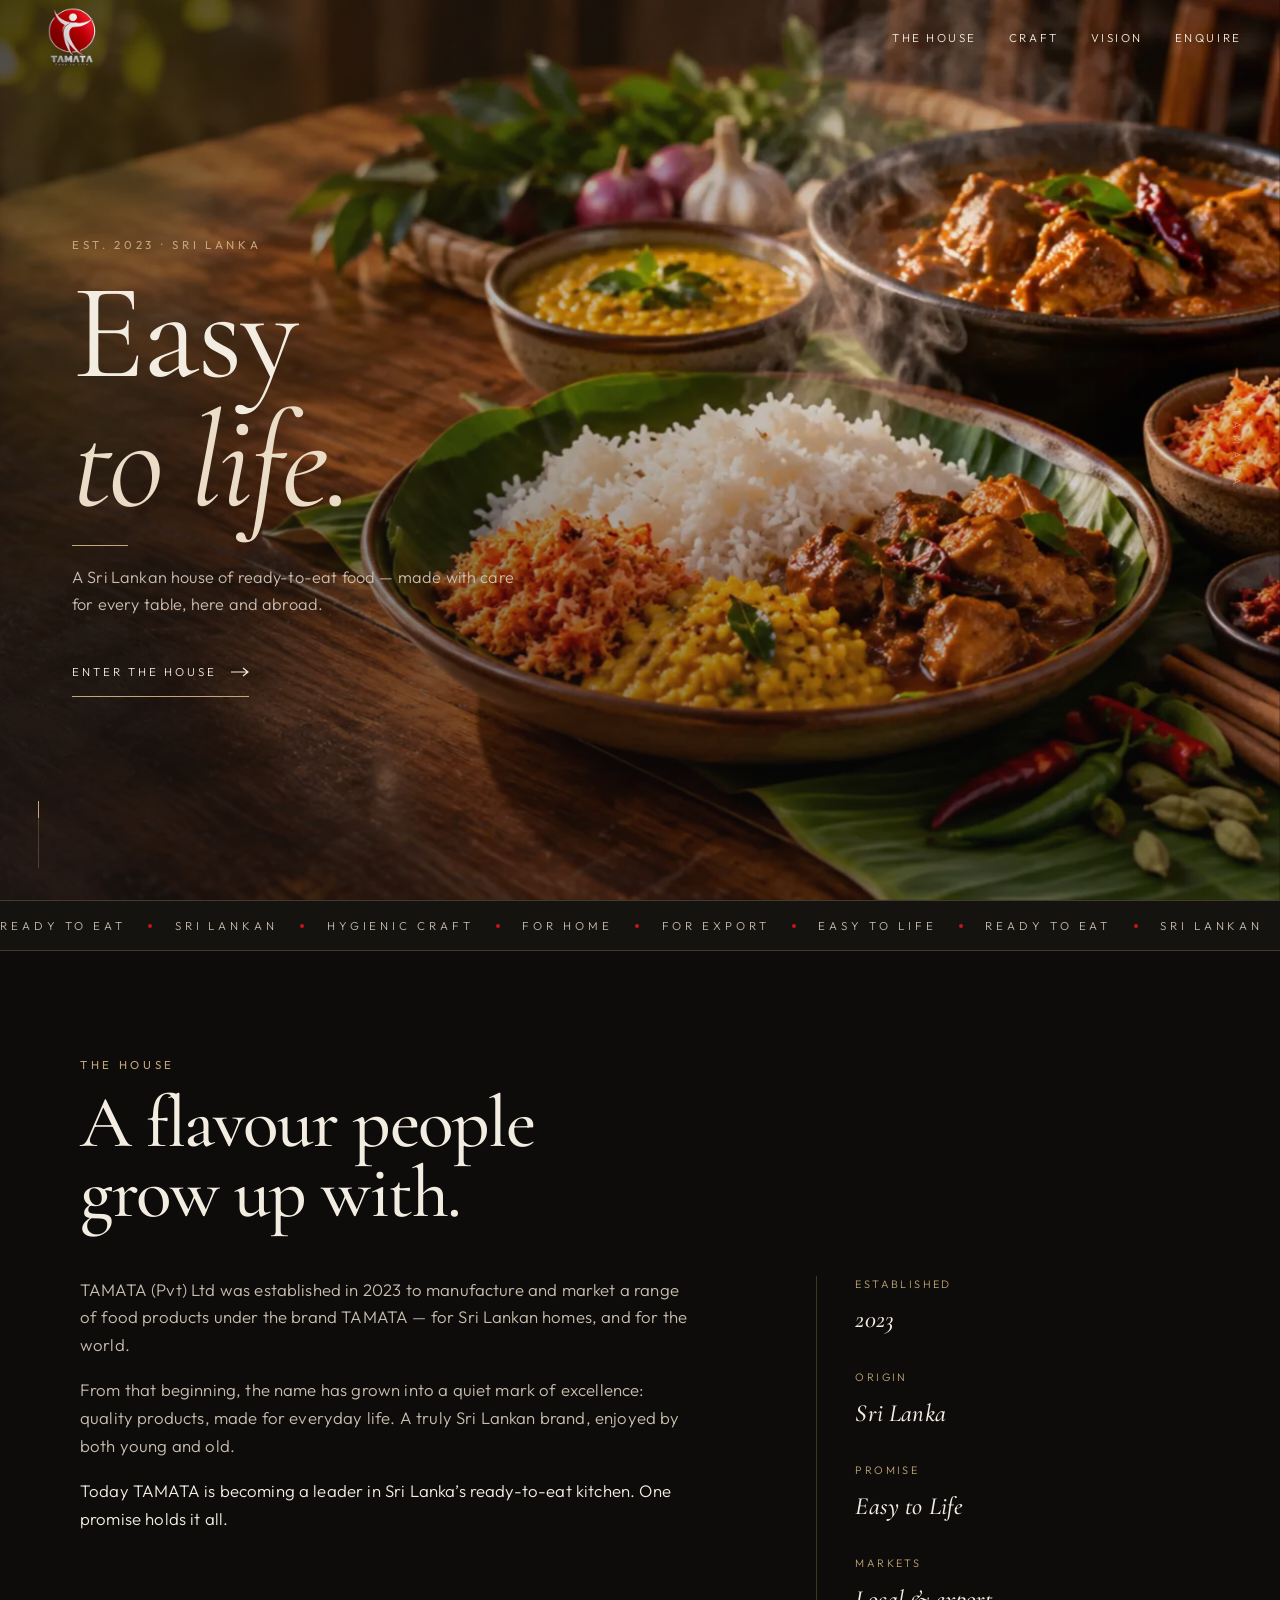
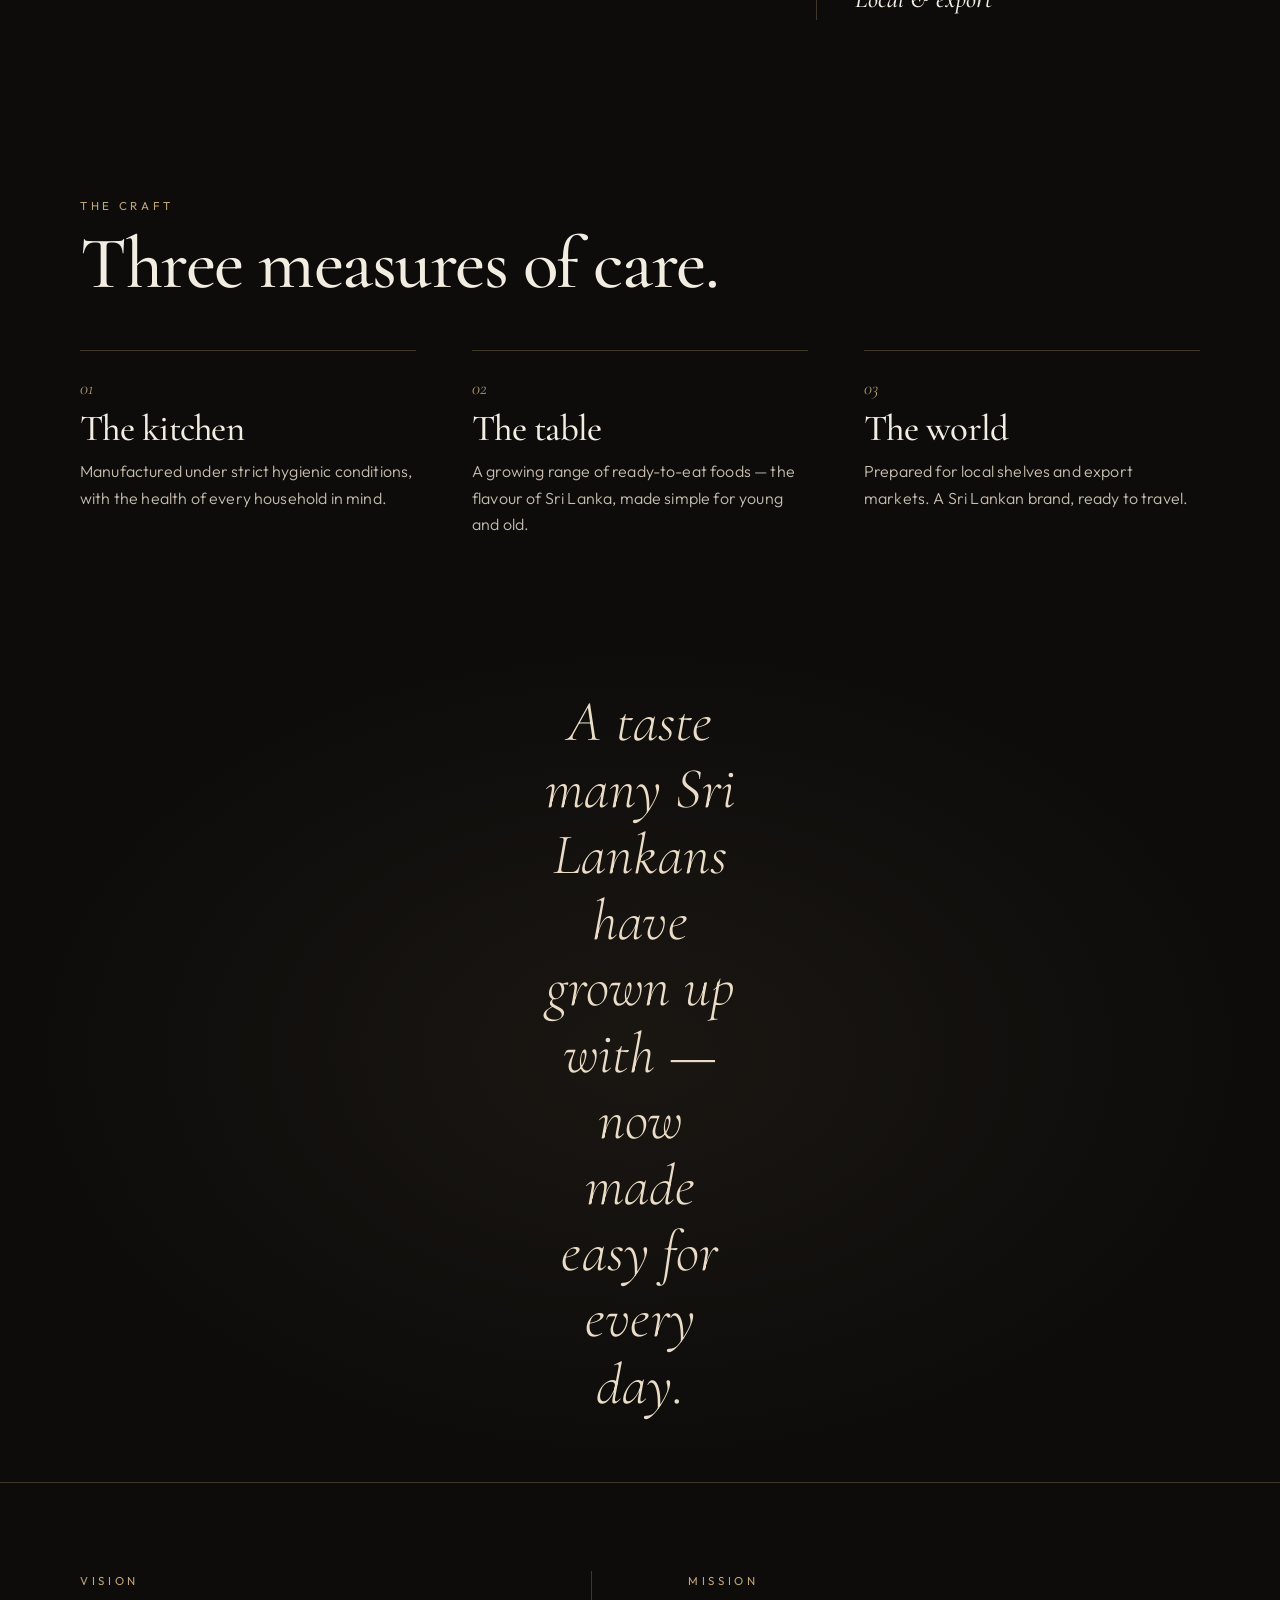
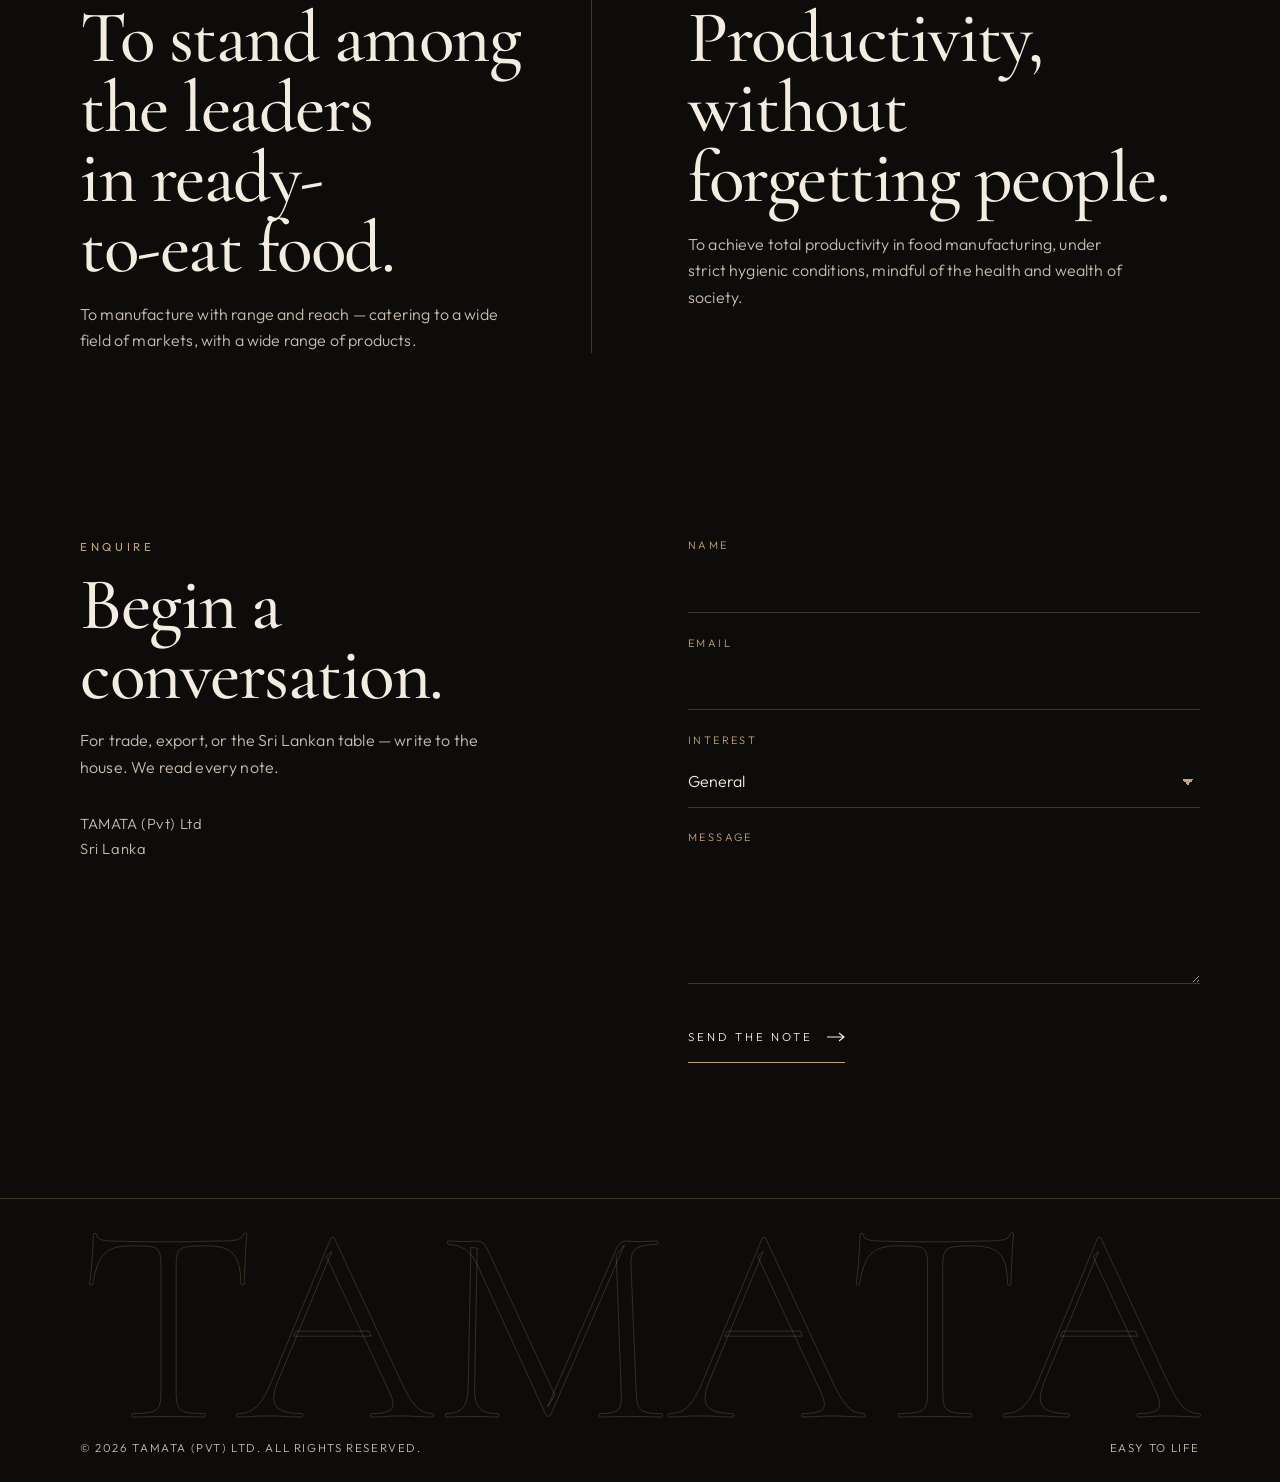
<file: index.html>
<!DOCTYPE html>
<html lang="en">
<head>
  <script>document.documentElement.classList.add("js")</script>
  <meta charset="utf-8">
  <meta name="viewport" content="width=device-width, initial-scale=1">
  <title>TAMATA — Easy to Life</title>
  <meta name="description" content="TAMATA is a Sri Lankan house of ready-to-eat food, established in 2023. Quality products, made with care for local tables and export markets. Easy to Life.">
  <meta name="theme-color" content="#0d0c0b">
  <meta name="color-scheme" content="dark">
  <link rel="canonical" href="https://tamatafoods.com/">
  <link rel="icon" href="assets/logo.webp" type="image/webp">
  <link rel="apple-touch-icon" href="assets/apple-touch.png">
  <link rel="manifest" href="site.webmanifest">

  <meta property="og:type" content="website">
  <meta property="og:site_name" content="TAMATA">
  <meta property="og:title" content="TAMATA — Easy to Life">
  <meta property="og:description" content="A Sri Lankan house of ready-to-eat food. Crafted with care for every table — here, and abroad.">
  <meta property="og:url" content="https://tamatafoods.com/">
  <meta property="og:image" content="https://tamatafoods.com/assets/og.jpg">
  <meta property="og:image:width" content="1200">
  <meta property="og:image:height" content="630">
  <meta property="og:locale" content="en_LK">

  <meta name="twitter:card" content="summary_large_image">
  <meta name="twitter:title" content="TAMATA — Easy to Life">
  <meta name="twitter:description" content="A Sri Lankan house of ready-to-eat food. Crafted with care for every table — here, and abroad.">
  <meta name="twitter:image" content="https://tamatafoods.com/assets/og.jpg">

  <link rel="preload" as="image" href="assets/hero-800.webp" imagesrcset="assets/hero-800.webp 800w, assets/hero.webp 1600w" imagesizes="100vw" type="image/webp" fetchpriority="high">
  <link rel="preconnect" href="https://fonts.googleapis.com">
  <link rel="preconnect" href="https://fonts.gstatic.com" crossorigin>
  <link href="https://fonts.googleapis.com/css2?family=Cormorant+Garamond:ital,wght@0,400;0,500;0,600;1,400;1,500&family=Outfit:wght@300;400;500&display=swap" rel="stylesheet">
  <link rel="stylesheet" href="css/styles.css">

  <script type="application/ld+json">
  {
    "@context": "https://schema.org",
    "@graph": [
      {
        "@type": "Organization",
        "@id": "https://tamatafoods.com/#organization",
        "name": "TAMATA (Pvt) Ltd",
        "alternateName": "TAMATA",
        "url": "https://tamatafoods.com/",
        "logo": "https://tamatafoods.com/assets/logo.webp",
        "slogan": "Easy to Life",
        "foundingDate": "2023",
        "description": "TAMATA manufactures and markets ready-to-eat food products for Sri Lankan and export markets.",
        "address": {
          "@type": "PostalAddress",
          "addressCountry": "LK"
        },
        "brand": {
          "@type": "Brand",
          "name": "TAMATA"
        }
      },
      {
        "@type": "WebSite",
        "@id": "https://tamatafoods.com/#website",
        "url": "https://tamatafoods.com/",
        "name": "TAMATA",
        "publisher": { "@id": "https://tamatafoods.com/#organization" },
        "inLanguage": "en"
      }
    ]
  }
  </script>
</head>
<body>
  <a class="skip" href="#main">Skip to content</a>
  <div class="grain" aria-hidden="true"></div>

  <header class="nav" id="nav">
    <a class="brand" href="#top" aria-label="TAMATA home">
      <img class="brand-logo" src="assets/logo.webp" width="160" height="160" alt="TAMATA — Easy to Life">
    </a>

    <nav class="nav-links" aria-label="Primary">
      <a href="#story">The house</a>
      <a href="#craft">Craft</a>
      <a href="#vision">Vision</a>
      <a href="#contact">Enquire</a>
    </nav>

    <button class="nav-toggle" type="button" aria-expanded="false" aria-controls="menu" aria-label="Open menu">
      <span></span>
      <span></span>
    </button>
  </header>

  <div class="menu" id="menu" hidden>
    <a href="#story">The house</a>
    <a href="#craft">Craft</a>
    <a href="#vision">Vision</a>
    <a href="#contact">Enquire</a>
  </div>

  <main id="main">
    <section class="hero" id="top">
      <picture class="hero-media">
        <source type="image/webp" srcset="assets/hero-800.webp 800w, assets/hero.webp 1600w" sizes="100vw">
        <img
          src="assets/hero.jpg"
          srcset="assets/hero-800.jpg 800w, assets/hero.jpg 1600w"
          sizes="100vw"
          width="1600"
          height="901"
          alt="Sri Lankan rice and curry served on a banana leaf, with dhal, sambol and spices"
          fetchpriority="high"
          decoding="async"
        >
      </picture>
      <div class="hero-veil"></div>

      <div class="hero-copy">
        <p class="eyebrow reveal">Est. 2023 · Sri Lanka</p>
        <h1 class="reveal delay-1">
          Easy<br>
          <em>to life.</em>
        </h1>
        <span class="rule reveal delay-2"></span>
        <p class="lede reveal delay-3">A Sri Lankan house of ready-to-eat food — made with care for every table, here and abroad.</p>
        <a class="cta reveal delay-4" href="#story">
          <span>Enter the house</span>
          <svg width="18" height="10" viewBox="0 0 18 10" aria-hidden="true"><path d="M0 5h16M12 1l5 4-5 4" fill="none" stroke="currentColor" stroke-width="1.2"/></svg>
        </a>
      </div>

      <p class="hero-spine" aria-hidden="true">TAMATA</p>
      <a class="scroll-cue" href="#story" aria-label="Scroll to the story">
        <i></i>
      </a>
    </section>

    <div class="ticker" aria-hidden="true">
      <div class="ticker-track">
        <span>Ready to eat</span><i></i>
        <span>Sri Lankan</span><i></i>
        <span>Hygienic craft</span><i></i>
        <span>For home</span><i></i>
        <span>For export</span><i></i>
        <span>Easy to life</span><i></i>
        <span>Ready to eat</span><i></i>
        <span>Sri Lankan</span><i></i>
        <span>Hygienic craft</span><i></i>
        <span>For home</span><i></i>
        <span>For export</span><i></i>
        <span>Easy to life</span><i></i>
      </div>
    </div>

    <section class="story" id="story">
      <div class="wrap">
        <div class="story-intro reveal">
          <p class="eyebrow">The house</p>
          <h2>A flavour people<br>grow up with.</h2>
        </div>

        <div class="story-grid">
          <div class="story-copy reveal">
            <p>TAMATA (Pvt) Ltd was established in 2023 to manufacture and market a range of food products under the brand TAMATA — for Sri Lankan homes, and for the world.</p>
            <p>From that beginning, the name has grown into a quiet mark of excellence: quality products, made for everyday life. A truly Sri Lankan brand, enjoyed by both young and old.</p>
            <p class="story-end">Today TAMATA is becoming a leader in Sri Lanka’s ready-to-eat kitchen. One promise holds it all.</p>
          </div>

          <aside class="facts reveal delay-1">
            <div>
              <span>Established</span>
              <strong>2023</strong>
            </div>
            <div>
              <span>Origin</span>
              <strong>Sri Lanka</strong>
            </div>
            <div>
              <span>Promise</span>
              <strong>Easy to Life</strong>
            </div>
            <div>
              <span>Markets</span>
              <strong>Local &amp; export</strong>
            </div>
          </aside>
        </div>
      </div>
    </section>

    <section class="craft" id="craft">
      <div class="wrap">
        <header class="section-head reveal">
          <p class="eyebrow">The craft</p>
          <h2>Three measures of care.</h2>
        </header>

        <ol class="pillars">
          <li class="reveal">
            <span>01</span>
            <h3>The kitchen</h3>
            <p>Manufactured under strict hygienic conditions, with the health of every household in mind.</p>
          </li>
          <li class="reveal delay-1">
            <span>02</span>
            <h3>The table</h3>
            <p>A growing range of ready-to-eat foods — the flavour of Sri Lanka, made simple for young and old.</p>
          </li>
          <li class="reveal delay-2">
            <span>03</span>
            <h3>The world</h3>
            <p>Prepared for local shelves and export markets. A Sri Lankan brand, ready to travel.</p>
          </li>
        </ol>
      </div>
    </section>

    <section class="statement" aria-label="Brand promise">
      <blockquote class="reveal">
        <p>A taste many Sri Lankans have grown up with — now made easy for every day.</p>
      </blockquote>
    </section>

    <section class="vision" id="vision">
      <div class="wrap vision-grid">
        <article class="reveal">
          <p class="eyebrow">Vision</p>
          <h2>To stand among the leaders in ready-to-eat food.</h2>
          <p>To manufacture with range and reach — catering to a wide field of markets, with a wide range of products.</p>
        </article>
        <article class="reveal delay-1">
          <p class="eyebrow">Mission</p>
          <h2>Productivity, without forgetting people.</h2>
          <p>To achieve total productivity in food manufacturing, under strict hygienic conditions, mindful of the health and wealth of society.</p>
        </article>
      </div>
    </section>

    <section class="contact" id="contact">
      <div class="wrap contact-grid">
        <div class="contact-copy reveal">
          <p class="eyebrow">Enquire</p>
          <h2>Begin a conversation.</h2>
          <p>For trade, export, or the Sri Lankan table — write to the house. We read every note.</p>
          <p class="contact-meta">TAMATA (Pvt) Ltd<br>Sri Lanka</p>
        </div>

        <form class="form reveal delay-1" name="contact" method="POST" data-netlify="true" netlify-honeypot="bot-field" action="/#contact">
          <input type="hidden" name="form-name" value="contact">
          <p class="honeypot" aria-hidden="true">
            <label>Don’t fill this in <input name="bot-field" tabindex="-1" autocomplete="off"></label>
          </p>

          <label>
            <span>Name</span>
            <input type="text" name="name" required autocomplete="name">
          </label>
          <label>
            <span>Email</span>
            <input type="email" name="email" required autocomplete="email">
          </label>
          <label>
            <span>Interest</span>
            <select name="interest">
              <option value="General">General</option>
              <option value="Local trade">Local trade</option>
              <option value="Export">Export</option>
              <option value="Partnership">Partnership</option>
            </select>
          </label>
          <label>
            <span>Message</span>
            <textarea name="message" rows="4" required></textarea>
          </label>
          <button class="cta" type="submit">
            <span>Send the note</span>
            <svg width="18" height="10" viewBox="0 0 18 10" aria-hidden="true"><path d="M0 5h16M12 1l5 4-5 4" fill="none" stroke="currentColor" stroke-width="1.2"/></svg>
          </button>
          <p class="form-status" role="status" aria-live="polite"></p>
        </form>
      </div>
    </section>
  </main>

  <footer class="footer">
    <p class="footer-word" aria-hidden="true">TAMATA</p>
    <div class="wrap footer-bar">
      <p>© <span id="year">2026</span> TAMATA (Pvt) Ltd. All rights reserved.</p>
      <p>Easy to Life</p>
    </div>
  </footer>

  <script src="js/main.js" defer></script>
</body>
</html>
</file>
<file: css/styles.css>
:root {
  --ink: #0d0c0b;
  --ink-2: #151310;
  --ink-3: #1c1915;
  --cream: #f3ece1;
  --cream-dim: #c8bdae;
  --gold: #c2a679;
  --gold-soft: rgba(194, 166, 121, 0.28);
  --red: #c4161c;
  --ease: cubic-bezier(0.22, 1, 0.36, 1);
  --nav: 4.75rem;
}

*,
*::before,
*::after {
  box-sizing: border-box;
  margin: 0;
  padding: 0;
}

html {
  scroll-behavior: smooth;
  scroll-padding-top: var(--nav);
  background: var(--ink);
}

body {
  font-family: Outfit, "Segoe UI", sans-serif;
  font-weight: 300;
  color: var(--cream);
  background: var(--ink);
  line-height: 1.65;
  letter-spacing: 0.01em;
  overflow-x: hidden;
  -webkit-font-smoothing: antialiased;
  text-rendering: optimizeLegibility;
}

img,
svg {
  display: block;
  max-width: 100%;
}

a {
  color: inherit;
  text-decoration: none;
}

button,
input,
select,
textarea {
  font: inherit;
  color: inherit;
  background: none;
  border: 0;
}

button {
  cursor: pointer;
}

h1,
h2,
h3 {
  font-family: "Cormorant Garamond", Palatino, serif;
  font-weight: 500;
  line-height: 0.95;
  letter-spacing: -0.02em;
  text-wrap: balance;
}

.skip {
  position: absolute;
  left: 1rem;
  top: -4rem;
  z-index: 200;
  padding: 0.6rem 1rem;
  background: var(--cream);
  color: var(--ink);
}

.skip:focus {
  top: 1rem;
}

.grain {
  position: fixed;
  inset: 0;
  z-index: 90;
  pointer-events: none;
  opacity: 0.035;
  mix-blend-mode: overlay;
  background-image: url("data:image/svg+xml;utf8,<svg xmlns='http://www.w3.org/2000/svg' width='180' height='180'><filter id='n'><feTurbulence type='fractalNoise' baseFrequency='.85' numOctaves='2' stitchTiles='stitch'/></filter><rect width='100%' height='100%' filter='url(%23n)'/></svg>");
}

.wrap {
  width: min(1120px, calc(100% - 3rem));
  margin-inline: auto;
}

.eyebrow {
  font-size: 0.72rem;
  font-weight: 400;
  letter-spacing: 0.32em;
  text-transform: uppercase;
  color: var(--gold);
}

.rule {
  display: block;
  width: 3.5rem;
  height: 1px;
  background: var(--gold);
}

/* Nav */
.nav {
  position: fixed;
  inset: 0 0 auto;
  z-index: 100;
  display: flex;
  align-items: center;
  justify-content: space-between;
  height: var(--nav);
  padding: 0 1.5rem;
  transition: background 0.5s var(--ease), backdrop-filter 0.5s var(--ease), border-color 0.5s var(--ease);
  border-bottom: 1px solid transparent;
}

.nav.is-scrolled {
  background: rgba(13, 12, 11, 0.72);
  backdrop-filter: blur(18px);
  -webkit-backdrop-filter: blur(18px);
  border-bottom-color: var(--gold-soft);
}

.nav.is-scrolled .nav-links a {
  text-shadow: none;
}

.brand {
  display: flex;
  align-items: center;
}

.brand-logo {
  height: 3.85rem;
  width: auto;
}

.nav-links {
  display: none;
  gap: 2rem;
}

.nav-links a {
  font-size: 0.72rem;
  letter-spacing: 0.22em;
  text-transform: uppercase;
  color: var(--cream);
  position: relative;
  text-shadow: 0 1px 10px rgba(13, 12, 11, 0.4);
}

.nav-links a::after {
  content: "";
  position: absolute;
  left: 0;
  bottom: -0.35rem;
  width: 100%;
  height: 1px;
  background: var(--gold);
  transform: scaleX(0);
  transform-origin: left;
  transition: transform 0.45s var(--ease);
}

.nav-links a:hover,
.nav-links a:focus-visible {
  color: var(--cream);
}

.nav-links a:hover::after,
.nav-links a:focus-visible::after {
  transform: scaleX(1);
}

.nav-toggle {
  width: 2.2rem;
  height: 1.4rem;
  position: relative;
}

.nav-toggle span {
  position: absolute;
  left: 0;
  width: 100%;
  height: 1px;
  background: var(--cream);
  transition: transform 0.4s var(--ease), top 0.4s var(--ease);
}

.nav-toggle span:first-child {
  top: 0.35rem;
}

.nav-toggle span:last-child {
  top: 0.95rem;
}

.nav-toggle.is-open span:first-child {
  top: 0.65rem;
  transform: rotate(40deg);
}

.nav-toggle.is-open span:last-child {
  top: 0.65rem;
  transform: rotate(-40deg);
}

.menu {
  position: fixed;
  inset: 0;
  z-index: 95;
  background: var(--ink);
  display: flex;
  flex-direction: column;
  justify-content: center;
  gap: 1.4rem;
  padding: 5rem 1.75rem;
}

.menu[hidden] {
  display: none;
}

.menu a {
  font-family: "Cormorant Garamond", serif;
  font-size: clamp(2.4rem, 10vw, 4rem);
  font-style: italic;
  color: var(--cream);
}

.menu a:hover,
.menu a:focus-visible {
  color: var(--gold);
}

body.menu-open {
  overflow: hidden;
}

/* Hero */
.hero {
  position: relative;
  min-height: 100svh;
  display: flex;
  flex-direction: column;
  overflow: hidden;
}

.hero-media {
  position: relative;
  height: 58svh;
  min-height: 18rem;
  width: 100%;
}

.hero-media img {
  position: absolute;
  inset: 0;
  width: 100%;
  height: 100%;
  object-fit: cover;
  object-position: 78% 50%;
  animation: ken 22s var(--ease) both;
}

.hero-veil {
  position: absolute;
  top: 0;
  left: 0;
  right: 0;
  height: 58svh;
  background:
    linear-gradient(180deg, rgba(13, 12, 11, 0.42) 0%, rgba(13, 12, 11, 0.08) 42%, rgba(13, 12, 11, 0.55) 100%);
  pointer-events: none;
}

.hero-copy {
  position: relative;
  z-index: 2;
  width: min(720px, calc(100% - 3rem));
  margin: 0;
  padding: 2.1rem 1.5rem 4.2rem;
  background: var(--ink);
}

.hero h1 {
  margin: 0.9rem 0 1.15rem;
  font-size: clamp(4.2rem, 16vw, 8.5rem);
  font-weight: 400;
}

.hero h1 em {
  font-style: italic;
  color: #eadcc6;
}

.hero .lede {
  max-width: 28rem;
  margin: 1.15rem 0 1.8rem;
  color: var(--cream-dim);
  font-size: 1.02rem;
}

.hero-spine {
  display: none;
}

.scroll-cue {
  position: absolute;
  right: 1.4rem;
  bottom: 1.6rem;
  z-index: 2;
  width: 1px;
  height: 4.2rem;
  background: var(--gold-soft);
}

.scroll-cue i {
  display: block;
  width: 1px;
  height: 1.1rem;
  background: var(--gold);
  animation: drip 2.2s var(--ease) infinite;
}

.cta {
  display: inline-flex;
  align-items: center;
  gap: 0.85rem;
  padding: 0.95rem 0;
  font-size: 0.72rem;
  letter-spacing: 0.26em;
  text-transform: uppercase;
  color: var(--cream);
  border-bottom: 1px solid var(--gold);
  width: fit-content;
  transition: gap 0.45s var(--ease), color 0.3s var(--ease);
}

.cta:hover,
.cta:focus-visible {
  gap: 1.15rem;
  color: var(--gold);
}

/* Ticker */
.ticker {
  border-block: 1px solid var(--gold-soft);
  overflow: hidden;
  padding: 0.95rem 0;
  background: var(--ink-2);
}

.ticker-track {
  display: flex;
  align-items: center;
  gap: 1.4rem;
  width: max-content;
  animation: marquee 38s linear infinite;
  font-size: 0.72rem;
  letter-spacing: 0.34em;
  text-transform: uppercase;
  color: var(--cream-dim);
}

.ticker-track i {
  width: 4px;
  height: 4px;
  border-radius: 50%;
  background: var(--red);
  flex: 0 0 auto;
}

/* Story */
.story,
.craft,
.vision,
.contact {
  scroll-margin-top: 1rem;
}

.story {
  padding: 6.5rem 0 5rem;
}

.story-intro h2,
.section-head h2,
.vision h2,
.contact h2 {
  margin-top: 0.85rem;
  font-size: clamp(2.4rem, 7vw, 4.6rem);
}

.story-grid {
  display: grid;
  gap: 2.8rem;
  margin-top: 3rem;
}

.story-copy p + p {
  margin-top: 1.1rem;
}

.story-copy {
  color: var(--cream-dim);
  font-size: 1.05rem;
  max-width: 38rem;
}

.story-end {
  color: var(--cream);
}

.facts {
  display: grid;
  grid-template-columns: 1fr 1fr;
  gap: 1.5rem 1.2rem;
  align-content: start;
  padding-top: 0.4rem;
  border-top: 1px solid var(--gold-soft);
}

.facts span {
  display: block;
  font-size: 0.68rem;
  letter-spacing: 0.22em;
  text-transform: uppercase;
  color: var(--gold);
  margin-bottom: 0.35rem;
}

.facts strong {
  font-family: "Cormorant Garamond", serif;
  font-size: 1.55rem;
  font-weight: 500;
  font-style: italic;
}

/* Craft */
.craft {
  padding: 6rem 0 5.5rem;
}

.pillars {
  list-style: none;
  display: grid;
  gap: 2.4rem;
  margin-top: 3.2rem;
  counter-reset: none;
}

.pillars li {
  padding-top: 1.4rem;
  border-top: 1px solid var(--gold-soft);
}

.pillars span {
  font-family: "Cormorant Garamond", serif;
  font-size: 1.15rem;
  font-style: italic;
  color: var(--gold);
}

.pillars h3 {
  margin: 0.55rem 0 0.7rem;
  font-size: 2.3rem;
}

.pillars p {
  color: var(--cream-dim);
  max-width: 22rem;
}

/* Statement */
.statement {
  min-height: 70svh;
  display: grid;
  place-items: center;
  padding: 4rem 1.5rem;
  background:
    radial-gradient(ellipse at center, #1a1612 0%, var(--ink) 70%);
}

.statement blockquote {
  max-width: 18ch;
  text-align: center;
}

.statement p {
  font-family: "Cormorant Garamond", serif;
  font-size: clamp(2rem, 7vw, 3.6rem);
  font-style: italic;
  line-height: 1.15;
  color: #eadcc6;
}

/* Vision */
.vision {
  padding: 5.5rem 0;
  border-top: 1px solid var(--gold-soft);
}

.vision-grid {
  display: grid;
  gap: 3.2rem;
}

.vision p:not(.eyebrow) {
  margin-top: 1.1rem;
  color: var(--cream-dim);
  max-width: 28rem;
}

/* Contact */
.contact {
  padding: 6rem 0;
}

.contact-grid {
  display: grid;
  gap: 3rem;
}

.contact-copy p:not(.eyebrow) {
  margin-top: 1.1rem;
  color: var(--cream-dim);
  max-width: 28rem;
}

.contact-meta {
  margin-top: 2rem !important;
  font-size: 0.92rem;
  letter-spacing: 0.04em;
}

.form {
  display: grid;
  gap: 1.35rem;
}

.form label {
  display: grid;
  gap: 0.45rem;
}

.form label span {
  font-size: 0.68rem;
  letter-spacing: 0.22em;
  text-transform: uppercase;
  color: var(--gold);
}

.form input,
.form select,
.form textarea {
  width: 100%;
  padding: 0.7rem 0 0.75rem;
  border-bottom: 1px solid var(--gold-soft);
  border-radius: 0;
  outline: none;
  transition: border-color 0.3s var(--ease);
}

.form textarea {
  resize: vertical;
  min-height: 6.5rem;
}

.form input:focus,
.form select:focus,
.form textarea:focus {
  border-bottom-color: var(--gold);
}

.form select {
  appearance: none;
  background-image: linear-gradient(45deg, transparent 50%, var(--gold) 50%), linear-gradient(135deg, var(--gold) 50%, transparent 50%);
  background-position: calc(100% - 12px) 50%, calc(100% - 6px) 50%;
  background-size: 6px 6px, 6px 6px;
  background-repeat: no-repeat;
}

.form .cta {
  margin-top: 0.4rem;
  justify-self: start;
}

.form-status {
  min-height: 1.2em;
  font-size: 0.92rem;
  color: var(--gold);
}

.honeypot {
  position: absolute;
  left: -9999px;
  height: 0;
  overflow: hidden;
}

.form.is-sent {
  pointer-events: none;
}

/* Footer */
.footer {
  overflow: hidden;
  border-top: 1px solid var(--gold-soft);
}

.footer-word {
  font-family: "Cormorant Garamond", serif;
  font-size: 22vw;
  line-height: 0.78;
  text-align: center;
  color: transparent;
  -webkit-text-stroke: 1px rgba(194, 166, 121, 0.22);
  user-select: none;
  margin-top: 1.2rem;
}

.footer-bar {
  display: flex;
  justify-content: space-between;
  flex-wrap: wrap;
  gap: 1rem;
  padding: 0 0 1.6rem;
  font-size: 0.72rem;
  letter-spacing: 0.14em;
  text-transform: uppercase;
  color: var(--cream-dim);
}

/* Reveals */
.reveal {
  opacity: 0;
  transform: translateY(22px);
  animation: rise 1s var(--ease) forwards;
}

.delay-1 { animation-delay: 0.12s; transition-delay: 0.12s; }
.delay-2 { animation-delay: 0.22s; transition-delay: 0.22s; }
.delay-3 { animation-delay: 0.34s; transition-delay: 0.34s; }
.delay-4 { animation-delay: 0.46s; transition-delay: 0.46s; }

.hero .reveal {
  animation-play-state: running;
}

html.js main .story .reveal,
html.js main .craft .reveal,
html.js main .statement .reveal,
html.js main .vision .reveal,
html.js main .contact .reveal {
  animation: none;
  opacity: 0;
  transform: translateY(28px);
  transition: opacity 0.9s var(--ease), transform 0.9s var(--ease);
}

html.js main .is-in .reveal,
html.js main .reveal.is-in {
  opacity: 1;
  transform: none;
}

@keyframes rise {
  to {
    opacity: 1;
    transform: none;
  }
}

@keyframes ken {
  from { transform: scale(1.08); }
  to { transform: scale(1); }
}

@keyframes drip {
  0% { transform: translateY(0); opacity: 1; }
  80%, 100% { transform: translateY(3rem); opacity: 0; }
}

@keyframes marquee {
  from { transform: translateX(0); }
  to { transform: translateX(-50%); }
}

/* Focus */
:focus-visible {
  outline: 1px solid var(--gold);
  outline-offset: 4px;
}

::selection {
  background: var(--red);
  color: #fff;
}

/* Desktop */
@media (min-width: 860px) {
  .wrap {
    width: min(1120px, calc(100% - 5.5rem));
  }

  .nav {
    padding: 0 2.4rem;
  }

  .nav-toggle {
    display: none;
  }

  .nav-links {
    display: flex;
  }

  .hero {
    display: grid;
    align-items: center;
  }

  .hero-media {
    position: absolute;
    inset: 0;
    height: auto;
    min-height: 0;
  }

  .hero-media img {
    object-position: center right;
  }

  .hero-veil {
    inset: 0;
    height: auto;
    background:
      linear-gradient(90deg, rgba(13, 12, 11, 0.62) 0%, rgba(13, 12, 11, 0.28) 38%, rgba(13, 12, 11, 0.05) 68%, transparent 100%),
      linear-gradient(180deg, rgba(13, 12, 11, 0.35) 0%, transparent 28%, rgba(13, 12, 11, 0.45) 100%);
  }

  .hero-copy {
    margin: 2rem 0 0 4.5rem;
    padding: 0;
    background: none;
  }

  .hero-spine {
    display: block;
    position: absolute;
    right: 2.2rem;
    top: 50%;
    z-index: 2;
    writing-mode: vertical-rl;
    letter-spacing: 0.62em;
    font-size: 0.68rem;
    text-transform: uppercase;
    color: rgba(243, 236, 225, 0.42);
    transform: translateY(-50%);
  }

  .scroll-cue {
    left: 2.4rem;
    right: auto;
    bottom: 2rem;
  }

  .story-grid {
    grid-template-columns: 1.25fr 0.75fr;
    gap: 6rem;
    align-items: start;
  }

  .facts {
    border-top: 0;
    border-left: 1px solid var(--gold-soft);
    padding: 0 0 0 2.4rem;
    grid-template-columns: 1fr;
    gap: 1.8rem;
  }

  .pillars {
    grid-template-columns: repeat(3, 1fr);
    gap: 3.5rem;
  }

  .vision-grid,
  .contact-grid {
    grid-template-columns: 1fr 1fr;
    gap: 6rem;
    align-items: start;
  }

  .vision-grid article:first-child {
    padding-right: 2rem;
    border-right: 1px solid var(--gold-soft);
  }
}

@media (prefers-reduced-motion: reduce) {
  html { scroll-behavior: auto; }
  *,
  *::before,
  *::after {
    animation: none !important;
    transition: none !important;
  }
  .reveal {
    opacity: 1;
    transform: none;
  }
  .hero-media img {
    transform: none;
  }
}
</file>
